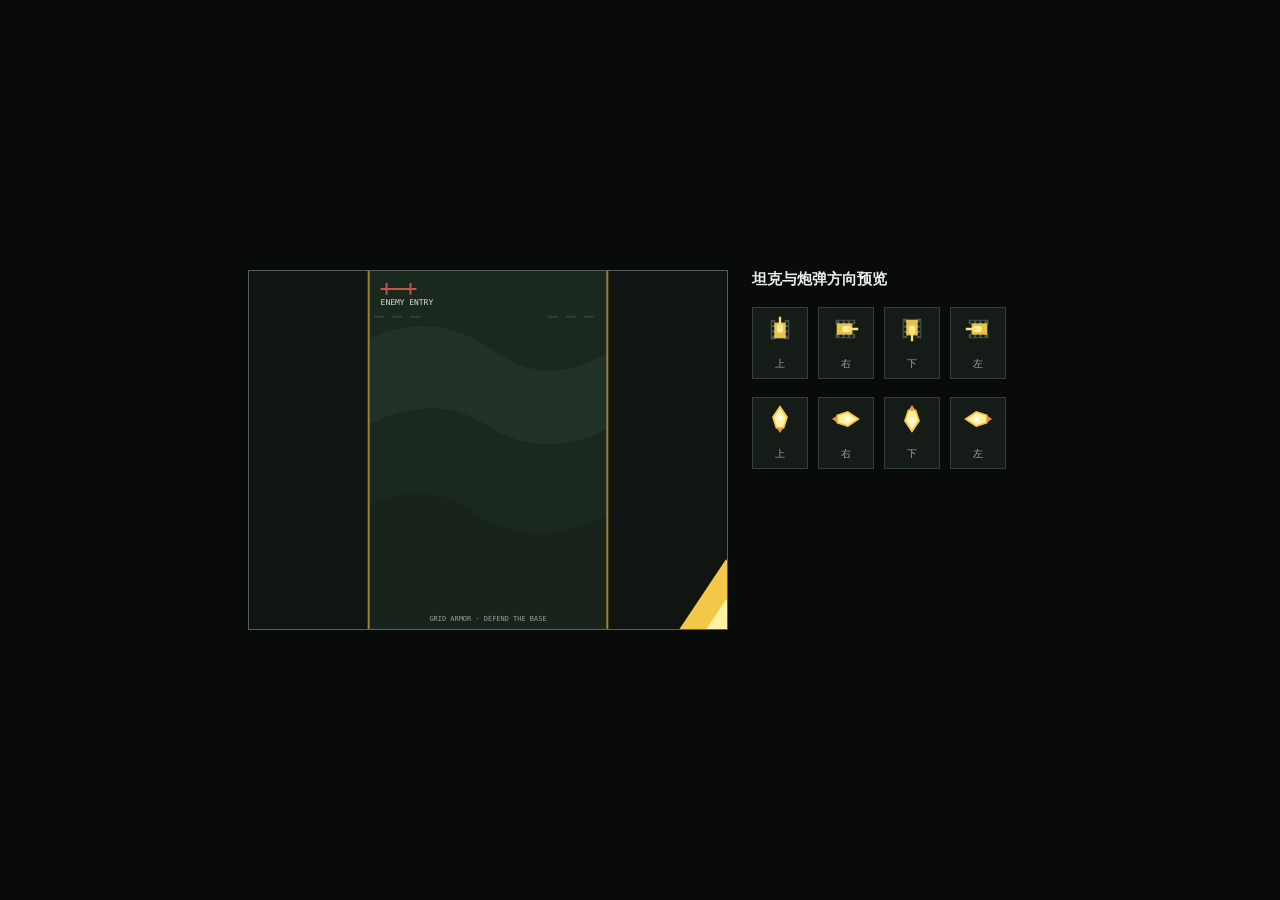
<file: tests/visual-preview.html>
<!doctype html>
<html lang="zh-CN">
  <head>
    <meta charset="utf-8" />
    <style>
      * { box-sizing: border-box; }
      html, body { margin: 0; width: 100%; height: 100%; background: #080b09; color: #e8eee9; font-family: sans-serif; }
      body { display: grid; place-items: center; }
      main { display: grid; grid-template-columns: 480px 280px; gap: 24px; align-items: start; }
      .stage { position: relative; width: 480px; height: 360px; overflow: hidden; border: 1px solid #526257; }
      .stage > img { width: 100%; height: 100%; }
      .tank { position: absolute; left: 234px; top: 304px; width: 20px; height: 20px; transform-origin: center; }
      .shot { position: absolute; width: 12px; height: 12px; transform-origin: center; }
      .panel { display: grid; gap: 18px; }
      .row { display: grid; grid-template-columns: repeat(4, 56px); gap: 10px; }
      .sample { height: 72px; display: grid; place-items: center; background: #151b17; border: 1px solid #334039; }
      .sample img { width: 28px; height: 28px; transform: rotate(var(--angle)); }
      .sample small { font-size: 10px; color: #9eaaa2; }
      h2 { margin: 0; font-size: 15px; font-weight: 600; }
    </style>
  </head>
  <body>
    <main>
      <div class="stage">
        <img src="../assets/backdrop.svg" alt="战场背景" />
        <img class="tank" src="../assets/player.svg" alt="玩家坦克" />
        <img class="shot" src="../assets/player-bullet.svg" alt="玩家炮弹" style="left:238px;top:286px" />
      </div>
      <section class="panel">
        <h2>坦克与炮弹方向预览</h2>
        <div class="row">
          <div class="sample" style="--angle:0deg"><img src="../assets/player.svg" /><small>上</small></div>
          <div class="sample" style="--angle:90deg"><img src="../assets/player.svg" /><small>右</small></div>
          <div class="sample" style="--angle:180deg"><img src="../assets/player.svg" /><small>下</small></div>
          <div class="sample" style="--angle:270deg"><img src="../assets/player.svg" /><small>左</small></div>
        </div>
        <div class="row">
          <div class="sample" style="--angle:0deg"><img src="../assets/player-bullet.svg" /><small>上</small></div>
          <div class="sample" style="--angle:90deg"><img src="../assets/player-bullet.svg" /><small>右</small></div>
          <div class="sample" style="--angle:180deg"><img src="../assets/player-bullet.svg" /><small>下</small></div>
          <div class="sample" style="--angle:270deg"><img src="../assets/player-bullet.svg" /><small>左</small></div>
        </div>
      </section>
    </main>
  </body>
</html>
</file>
